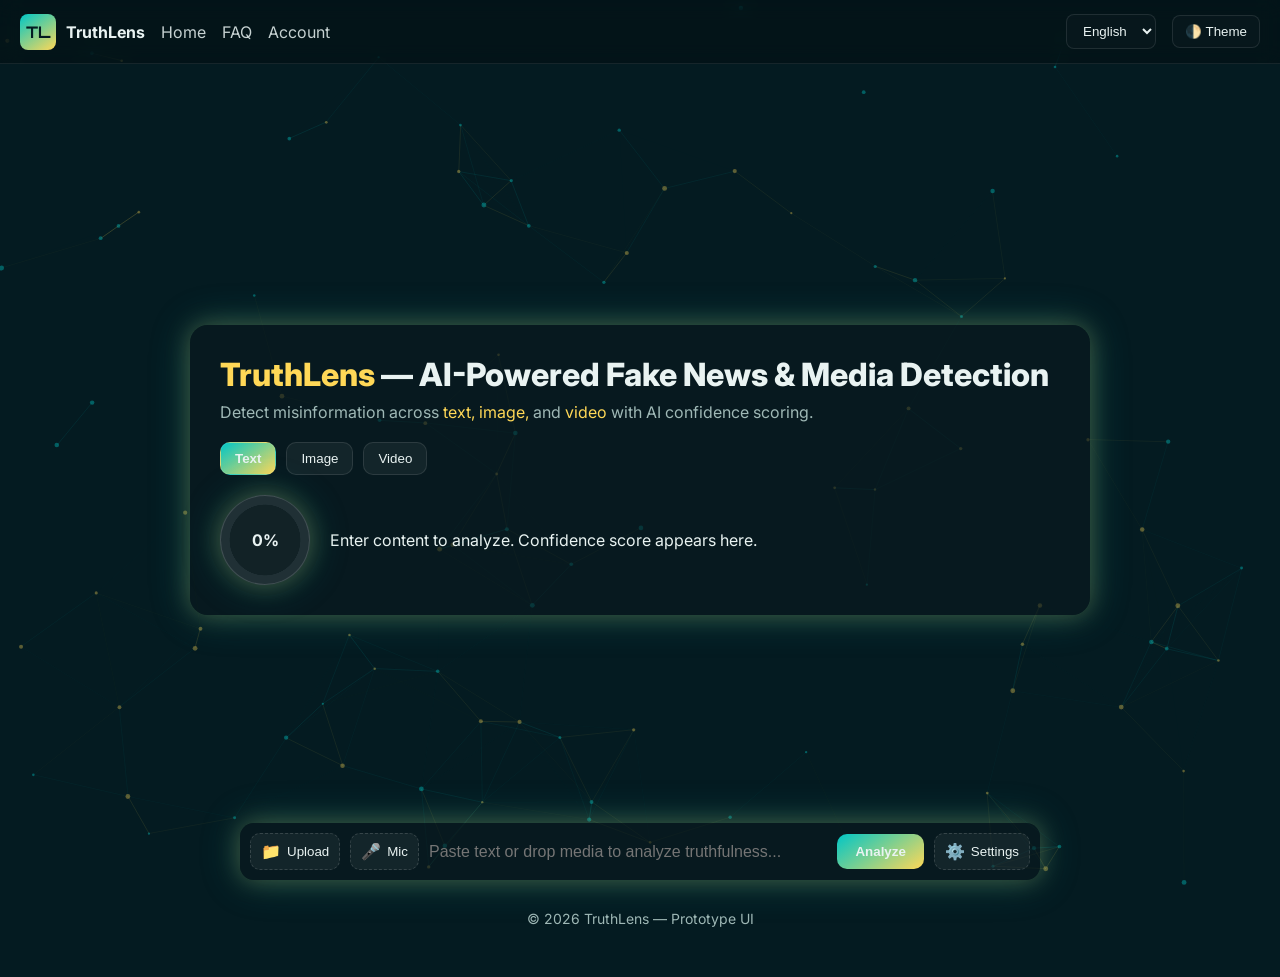
<file: frontend/index.html>
<!DOCTYPE html>
<html lang="en">
<head>
  <meta charset="UTF-8" />
  <meta name="viewport" content="width=device-width, initial-scale=1.0" />
  <title>TruthLens — AI Fake News Detection</title>
  <link rel="stylesheet" href="styles.css" />
  <link href="https://fonts.googleapis.com/css2?family=Inter:wght@400;600;800&family=Orbitron:wght@600;800&display=swap" rel="stylesheet">
</head>
<body>
  <canvas id="signal-canvas"></canvas>

  <nav class="nav">
    <div class="brand"><div class="logo">TL</div><span>TruthLens</span></div>
    <a href="index.html">Home</a>
    <a href="faq.html">FAQ</a>
    <a href="account.html">Account</a>
    <span class="spacer"></span>
    <select id="lang">
      <option value="en" selected>English</option>
      <option value="hi">हिन्दी</option>
    </select>
    <button id="theme-toggle" class="icon-btn">🌓 Theme</button>
  </nav>

  <main>
    <section class="hero">
      <div class="panel">
        <h1><span class="gold">TruthLens</span> — AI-Powered Fake News & Media Detection</h1>
        <p class="subtitle">Detect misinformation across <span class="gold">text, image,</span> and <span class="gold">video</span> with AI confidence scoring.</p>

        <div class="modes">
          <button class="mode active">Text</button>
          <button class="mode">Image</button>
          <button class="mode">Video</button>
        </div>

        <div class="confidence">
          <div class="gauge" data-label="0%"></div>
          <div id="analysis-out">Enter content to analyze. Confidence score appears here.</div>
        </div>
      </div>
    </section>
  </main>

  <div class="input-bar">
    <button id="btn-upload" class="chip"><div class="icon">📁</div>Upload</button>
    <button id="btn-mic" class="chip"><div class="icon">🎤</div>Mic</button>
    <input id="query" type="text" placeholder="Paste text or drop media to analyze truthfulness..." />
    <button id="analyze" class="btn primary">Analyze</button>
    <button id="btn-settings" class="chip"><div class="icon">⚙️</div>Settings</button>
  </div>

  <footer class="footer">© <span id="year"></span> TruthLens — Prototype UI</footer>
  <script src="app.js"></script>
</body>
</html>
</file>
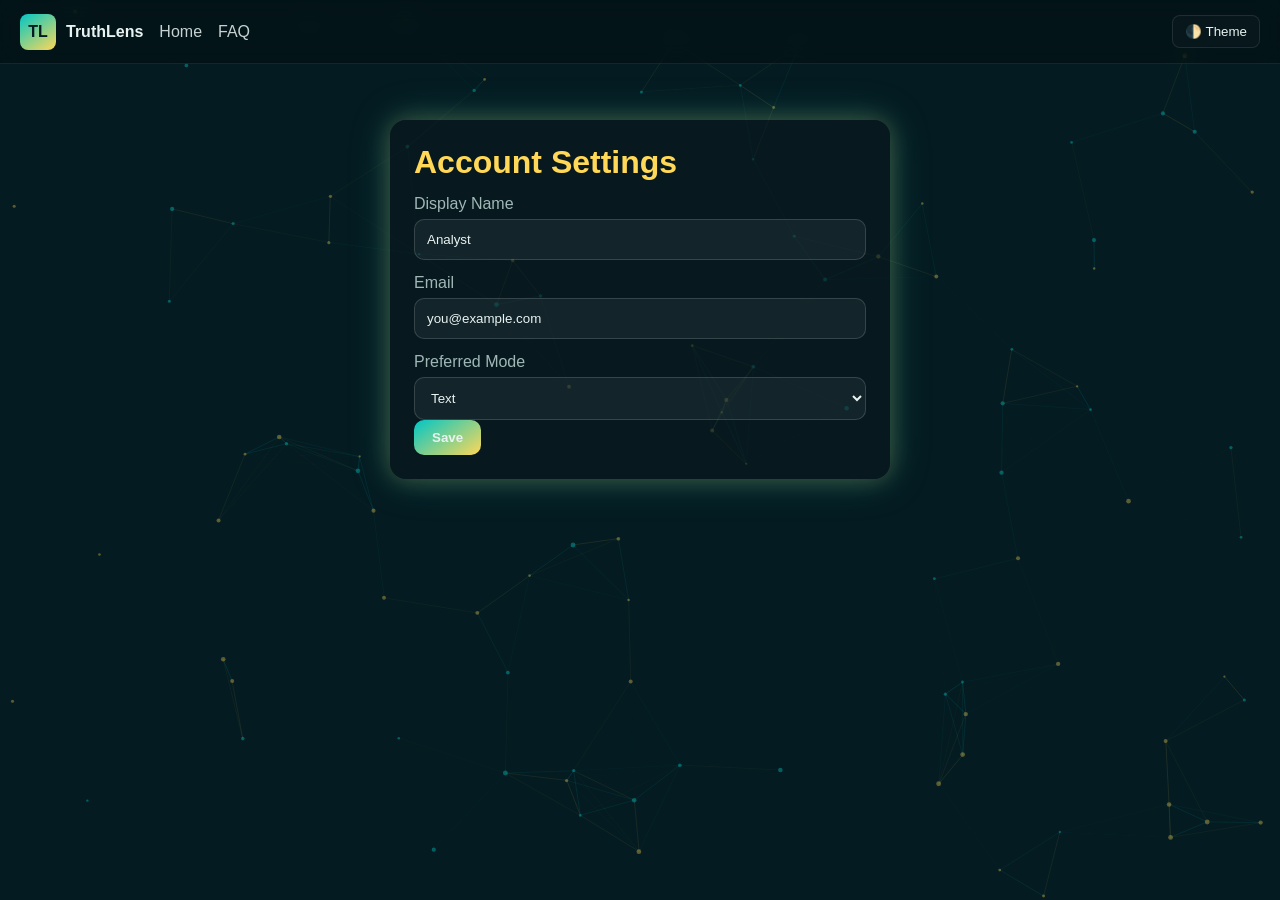
<file: frontend/account.html>
<!DOCTYPE html>
<html lang="en">
<head>
  <meta charset="UTF-8">
  <meta name="viewport" content="width=device-width, initial-scale=1">
  <title>Account — TruthLens</title>
  <link rel="stylesheet" href="styles.css">
</head>
<body>
  <canvas id="signal-canvas"></canvas>
  <nav class="nav">
    <div class="brand"><div class="logo">TL</div><span>TruthLens</span></div>
    <a href="index.html">Home</a>
    <a href="faq.html">FAQ</a>
    <span class="spacer"></span>
    <button id="theme-toggle" class="icon-btn">🌓 Theme</button>
  </nav>

  <div class="form">
    <h1>Account Settings</h1>
    <label>Display Name</label>
    <input value="Analyst">
    <label>Email</label>
    <input value="you@example.com">
    <label>Preferred Mode</label>
    <select>
      <option>Text</option>
      <option>Image</option>
      <option>Video</option>
    </select>
    <button class="btn primary" onclick="alert('Saved (demo)')">Save</button>
  </div>

  <script src="app.js"></script>
</body>
</html>
</file>
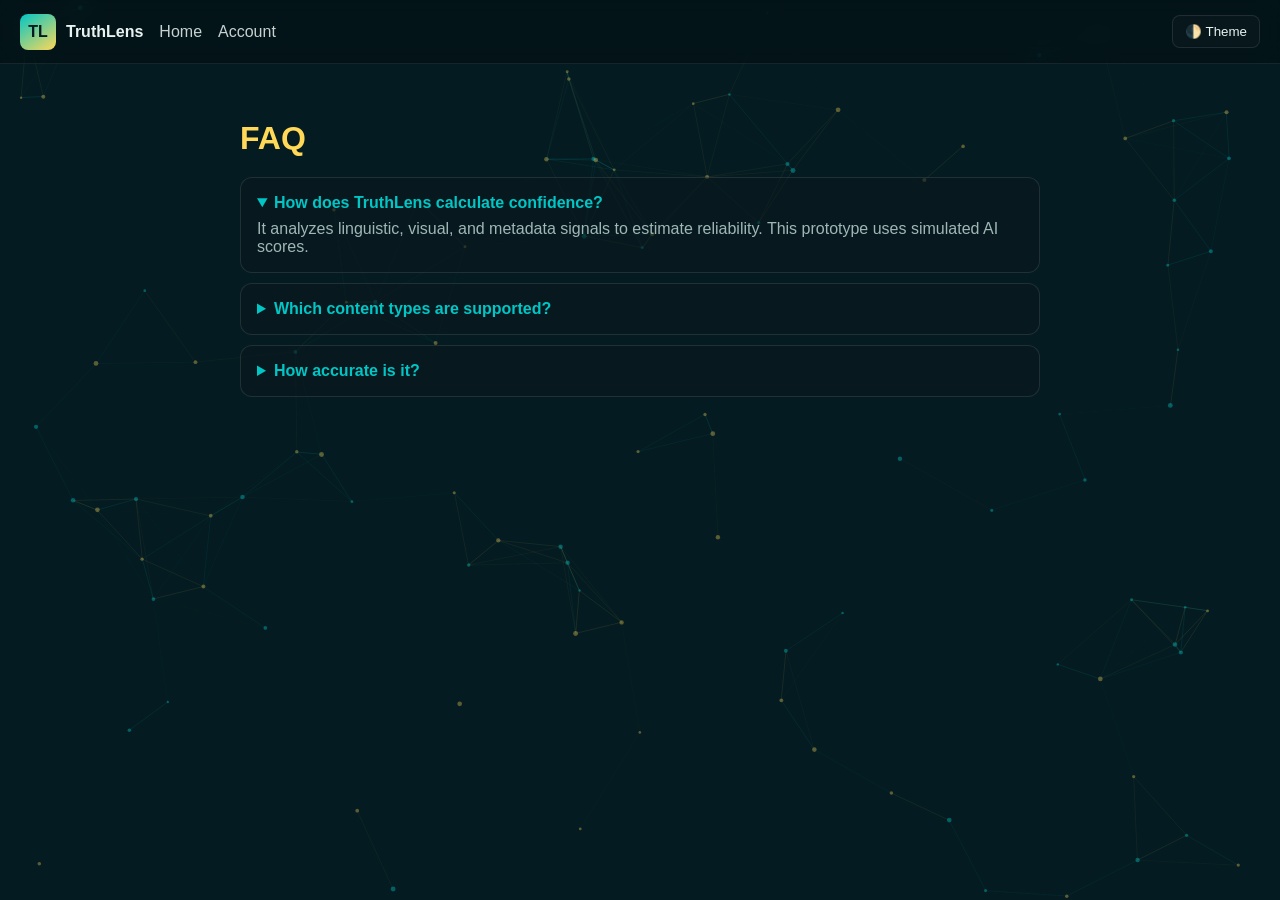
<file: frontend/faq.html>
<!DOCTYPE html>
<html lang="en">
<head>
  <meta charset="UTF-8">
  <meta name="viewport" content="width=device-width, initial-scale=1">
  <title>FAQ — TruthLens</title>
  <link rel="stylesheet" href="styles.css">
</head>
<body>
  <canvas id="signal-canvas"></canvas>
  <nav class="nav">
    <div class="brand"><div class="logo">TL</div><span>TruthLens</span></div>
    <a href="index.html">Home</a>
    <a href="account.html">Account</a>
    <span class="spacer"></span>
    <button id="theme-toggle" class="icon-btn">🌓 Theme</button>
  </nav>

  <section class="faq">
    <h1>FAQ</h1>
    <details open><summary>How does TruthLens calculate confidence?</summary><p>It analyzes linguistic, visual, and metadata signals to estimate reliability. This prototype uses simulated AI scores.</p></details>
    <details><summary>Which content types are supported?</summary><p>Currently text, images, and video frames — optimized for speed.</p></details>
    <details><summary>How accurate is it?</summary><p>Prototype accuracy depends on input quality and real model backend integration.</p></details>
  </section>

  <script src="app.js"></script>
</body>
</html>
</file>
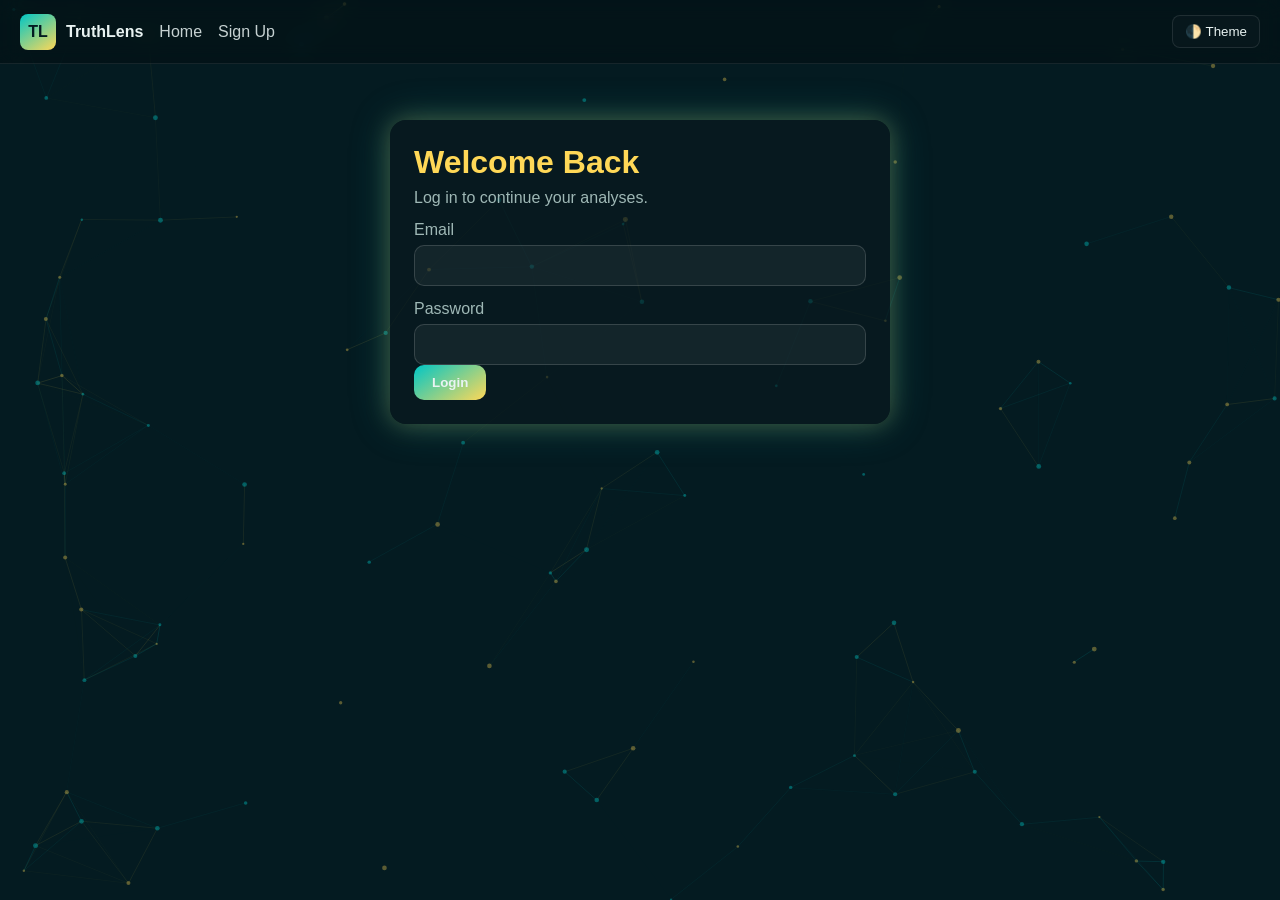
<file: frontend/login.html>
<!DOCTYPE html>
<html lang="en">
<head>
  <meta charset="UTF-8">
  <meta name="viewport" content="width=device-width, initial-scale=1">
  <title>Login — TruthLens</title>
  <link rel="stylesheet" href="styles.css">
</head>
<body>
  <canvas id="signal-canvas"></canvas>
  <nav class="nav">
    <div class="brand"><div class="logo">TL</div><span>TruthLens</span></div>
    <a href="index.html">Home</a>
    <a href="signup.html">Sign Up</a>
    <span class="spacer"></span>
    <button id="theme-toggle" class="icon-btn">🌓 Theme</button>
  </nav>

  <form class="form" onsubmit="event.preventDefault();alert('Logged in (demo)');location.href='account.html'">
    <h1>Welcome Back</h1>
    <p class="subtitle">Log in to continue your analyses.</p>
    <label>Email</label>
    <input type="email" required>
    <label>Password</label>
    <input type="password" required>
    <button class="btn primary">Login</button>
  </form>

  <script src="app.js"></script>
</body>
</html>
</file>
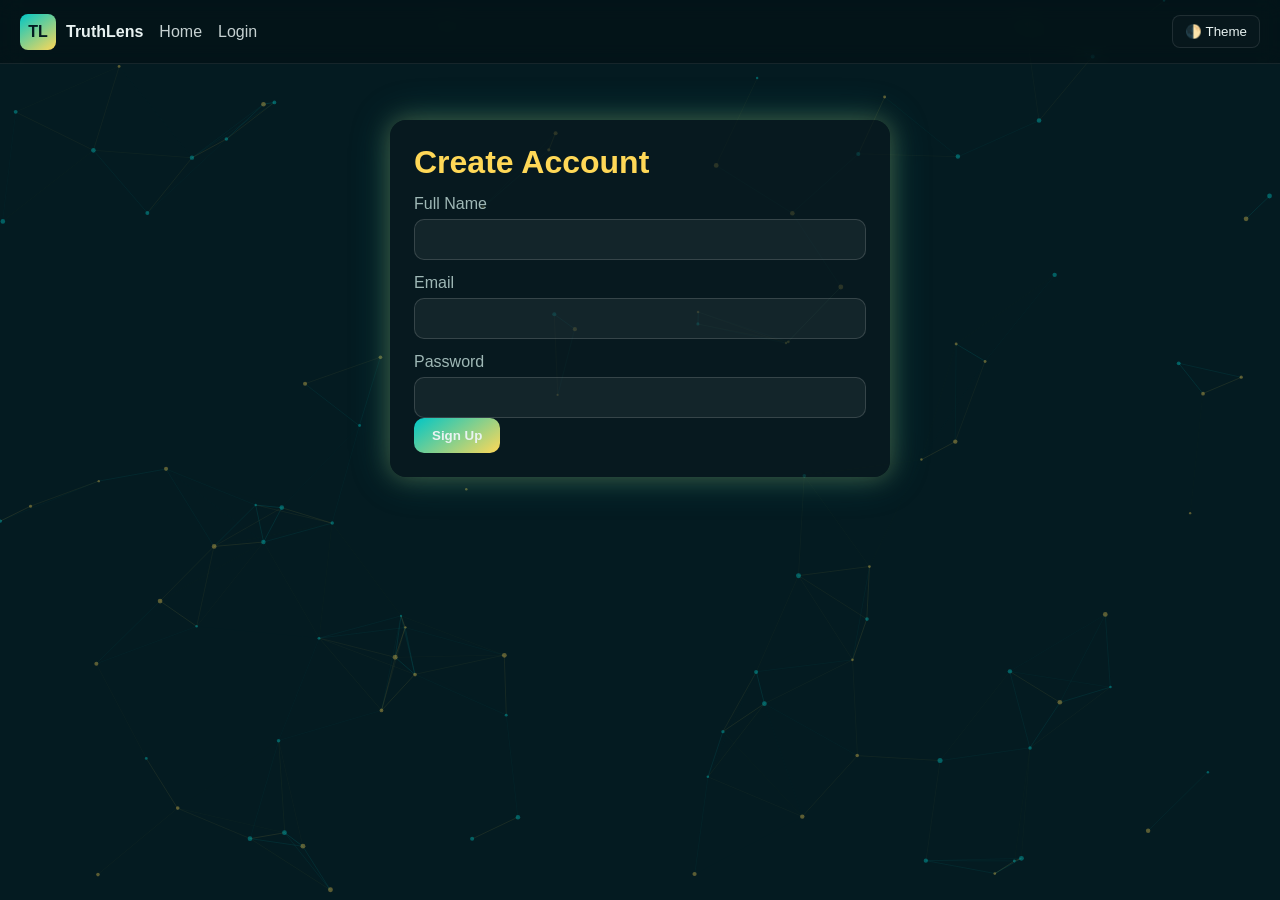
<file: frontend/signup.html>
<!DOCTYPE html>
<html lang="en">
<head>
  <meta charset="UTF-8">
  <meta name="viewport" content="width=device-width, initial-scale=1">
  <title>Sign Up — TruthLens</title>
  <link rel="stylesheet" href="styles.css">
</head>
<body>
  <canvas id="signal-canvas"></canvas>
  <nav class="nav">
    <div class="brand"><div class="logo">TL</div><span>TruthLens</span></div>
    <a href="index.html">Home</a>
    <a href="login.html">Login</a>
    <span class="spacer"></span>
    <button id="theme-toggle" class="icon-btn">🌓 Theme</button>
  </nav>

  <form class="form" onsubmit="event.preventDefault();alert('Account created');location.href='account.html'">
    <h1>Create Account</h1>
    <label>Full Name</label>
    <input required>
    <label>Email</label>
    <input type="email" required>
    <label>Password</label>
    <input type="password" required>
    <button class="btn primary">Sign Up</button>
  </form>

  <script src="app.js"></script>
</body>
</html>
</file>
<file: frontend/styles.css>
:root {
  --bg: #041b21;
  --panel: rgba(10, 25, 30, 0.6);
  --text: #E9F3F2;
  --muted: #9FB8B6;
  --teal: #00C6C6;
  --gold: #FFD857;
  --accent: linear-gradient(145deg, var(--teal), var(--gold));
  --glow: 0 0 25px rgba(255, 216, 87, 0.25), 0 0 40px rgba(0, 198, 198, 0.25);
}

:root.light {
  --bg: #FAFBF6;
  --panel: rgba(255, 255, 255, 0.75);
  --text: #0C2B33;
  --muted: #546E75;
  --teal: #007E87;
  --gold: #CBAF45;
  --accent: linear-gradient(145deg, var(--gold), var(--teal));
  --glow: 0 0 20px rgba(203, 175, 69, 0.3), 0 0 40px rgba(0, 126, 135, 0.25);
}

* { box-sizing: border-box; margin: 0; padding: 0; }
body {
  font-family: 'Inter', sans-serif;
  background: var(--bg);
  color: var(--text);
  overflow-x: hidden;
}

/* Navigation */
.nav {
  position: fixed; top: 0; width: 100%; height: 64px;
  display: flex; align-items: center; gap: 16px;
  padding: 0 20px; z-index: 10;
  backdrop-filter: blur(10px);
  background: rgba(0, 0, 0, 0.25);
  border-bottom: 1px solid rgba(255,255,255,0.08);
}
.brand { display:flex; align-items:center; gap:10px; font-weight:700; }
.logo {
  width: 36px; height: 36px; border-radius: 8px;
  background: var(--accent); color: #041b21;
  display:flex; align-items:center; justify-content:center;
  font-family: 'Orbitron', sans-serif; font-weight:700;
}
.nav a {
  text-decoration:none; color:var(--text); opacity:0.85;
}
.nav a:hover { opacity:1; color:var(--gold); }
.spacer { flex:1; }
.icon-btn, select {
  background: var(--panel); color: var(--text);
  border: 1px solid rgba(255,255,255,0.1);
  border-radius: 8px; padding: 8px 12px; cursor:pointer;
}

/* Hero */
main { padding-top: 80px; }
.hero { display:flex; justify-content:center; align-items:center; min-height:calc(100vh - 120px); }
.panel {
  background: var(--panel);
  border-radius: 18px;
  padding: 30px;
  width: min(900px, 92%);
  box-shadow: var(--glow);
}
h1 { font-weight:800; font-size: clamp(1.5rem, 3vw, 2rem); }
.gold { color: var(--gold); }
.subtitle { color: var(--muted); margin-top: 8px; }

/* Modes */
.modes { display:flex; gap:10px; margin:20px 0; }
.mode {
  padding: 8px 14px; border-radius:10px; cursor:pointer;
  border:1px solid rgba(255,255,255,0.1);
  background: rgba(255,255,255,0.05);
  color: var(--text);
}
.mode.active {
  background: var(--accent);
  color: #041b21;
  font-weight:600;
}

/* Confidence */
.confidence { display:flex; align-items:center; gap:20px; margin-top: 15px; }
.gauge {
  --v: 0;
  width: 90px; height: 90px; border-radius:50%;
  background: radial-gradient(closest-side,var(--panel) 80%,transparent 81%),
    conic-gradient(var(--gold) calc(var(--v)*1%), rgba(255,255,255,0.1) 0);
  position:relative; border:1px solid rgba(255,255,255,0.15);
  box-shadow: var(--glow);
}
.gauge::after {
  content: attr(data-label);
  position:absolute; inset:0; display:grid; place-items:center;
  font-weight:700;
}

/* Input Bar */
.input-bar {
  position:fixed; bottom:20px; left:50%; transform:translateX(-50%);
  display:flex; align-items:center; gap:10px;
  background: var(--panel);
  border-radius: 14px;
  padding: 10px;
  width:min(800px,92%);
  box-shadow: var(--glow);
}
.input-bar input {
  flex:1; background:transparent; border:none; outline:none;
  color:var(--text); font-size:16px;
}
.btn {
  background: var(--accent); color:#041b21;
  border:none; border-radius:10px;
  padding:10px 18px; font-weight:700; cursor:pointer;
}
.btn:hover { box-shadow: var(--glow); }
.chip {
  display:flex; align-items:center; gap:6px;
  background: rgba(255,255,255,0.05);
  border:1px dashed rgba(255,255,255,0.15);
  padding:8px 10px; border-radius:10px;
  cursor:pointer;
}
.icon { font-size:16px; }

/* Form */
.form {
  background: var(--panel);
  padding: 24px;
  border-radius: 16px;
  width: min(500px, 90%);
  margin: 120px auto;
  box-shadow: var(--glow);
}
.form h1 { margin-bottom: 8px; color: var(--gold); }
.form label { display:block; margin-top:14px; color: var(--muted); }
.form input, .form select {
  width:100%; margin-top:6px; padding:12px;
  border-radius:10px; border:1px solid rgba(255,255,255,0.15);
  background: rgba(255,255,255,0.05); color: var(--text);
}

/* FAQ */
.faq { width:min(800px,90%); margin:120px auto; }
.faq h1 { margin-bottom:20px; color: var(--gold); }
.faq details {
  background: var(--panel);
  border-radius:12px;
  margin-bottom:10px;
  padding:16px;
  border:1px solid rgba(255,255,255,0.1);
}
.faq summary { font-weight:600; cursor:pointer; color:var(--teal); }
.faq p { color:var(--muted); margin-top:8px; }

/* Footer */
.footer {
  text-align:center;
  color:var(--muted);
  padding:50px 10px;
  font-size:14px;
}

/* Background Canvas */
#signal-canvas { position:fixed; inset:0; z-index:-1; }
</file>
